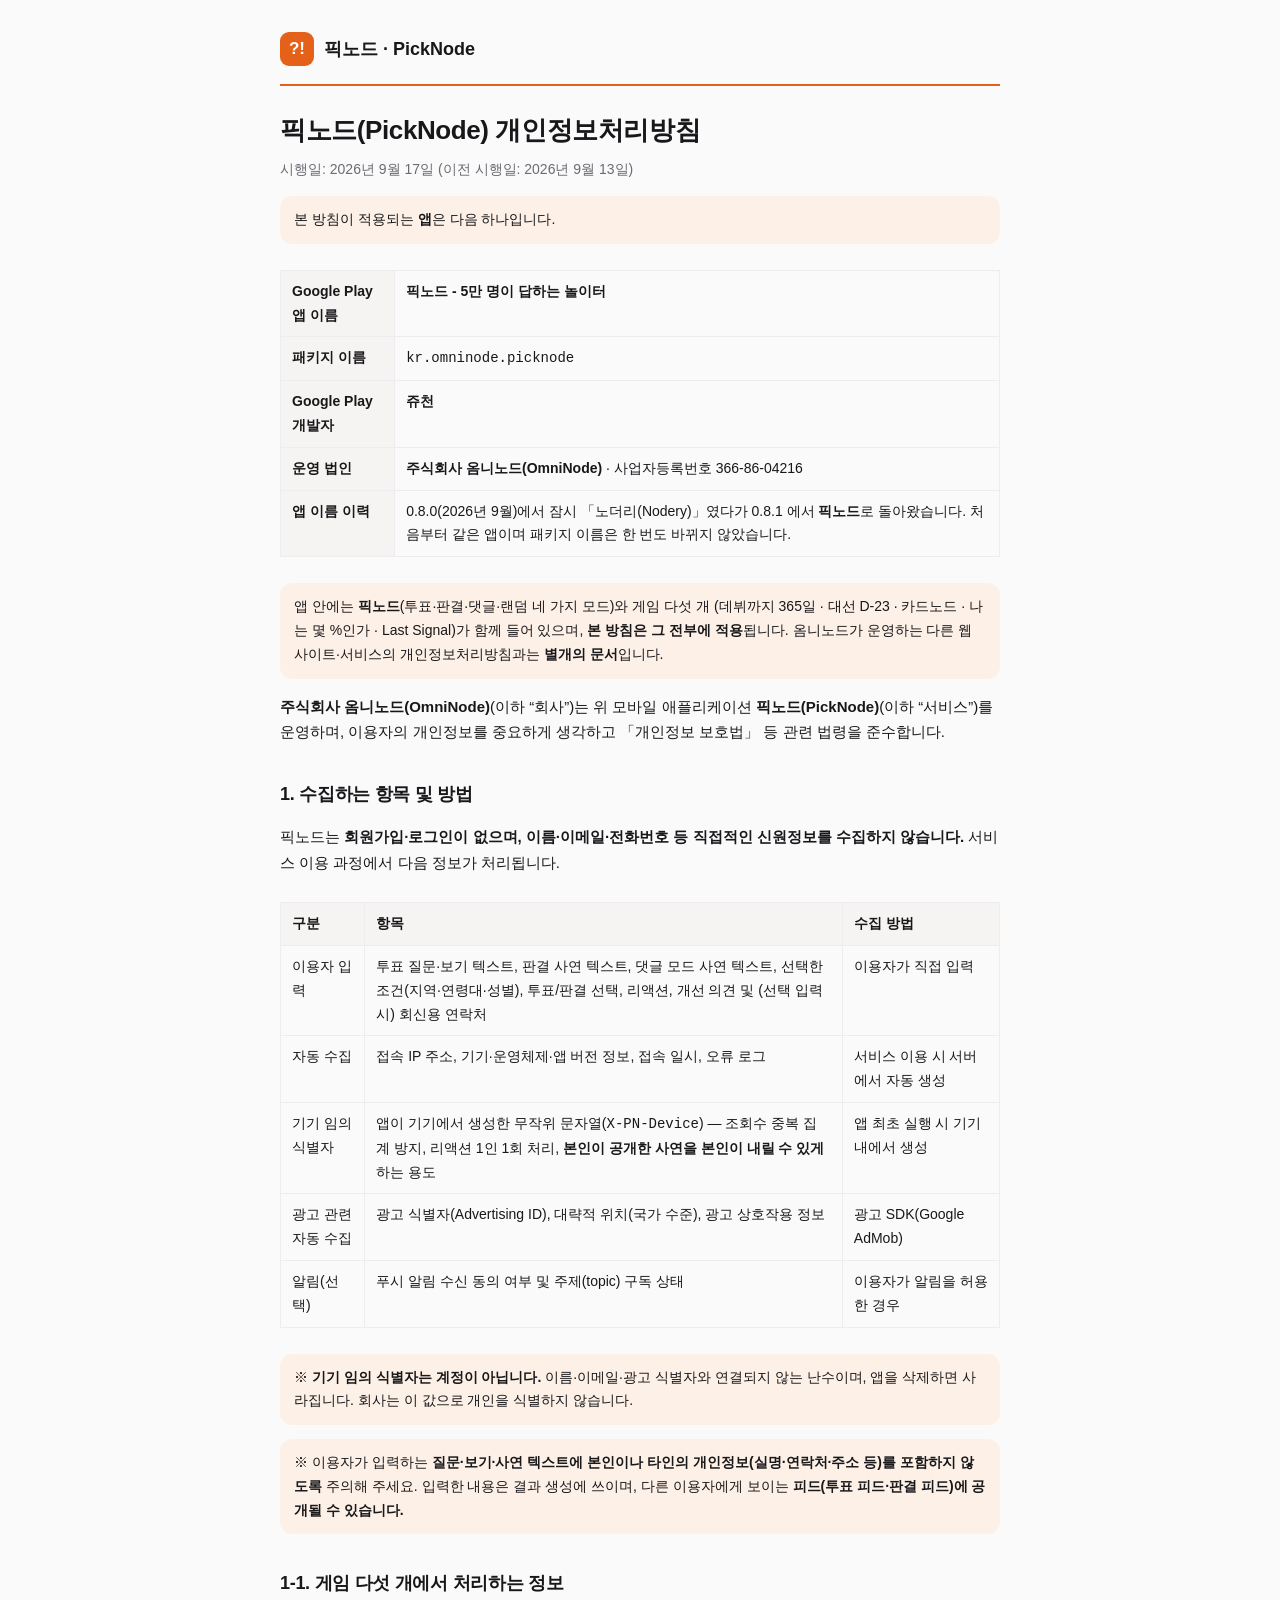
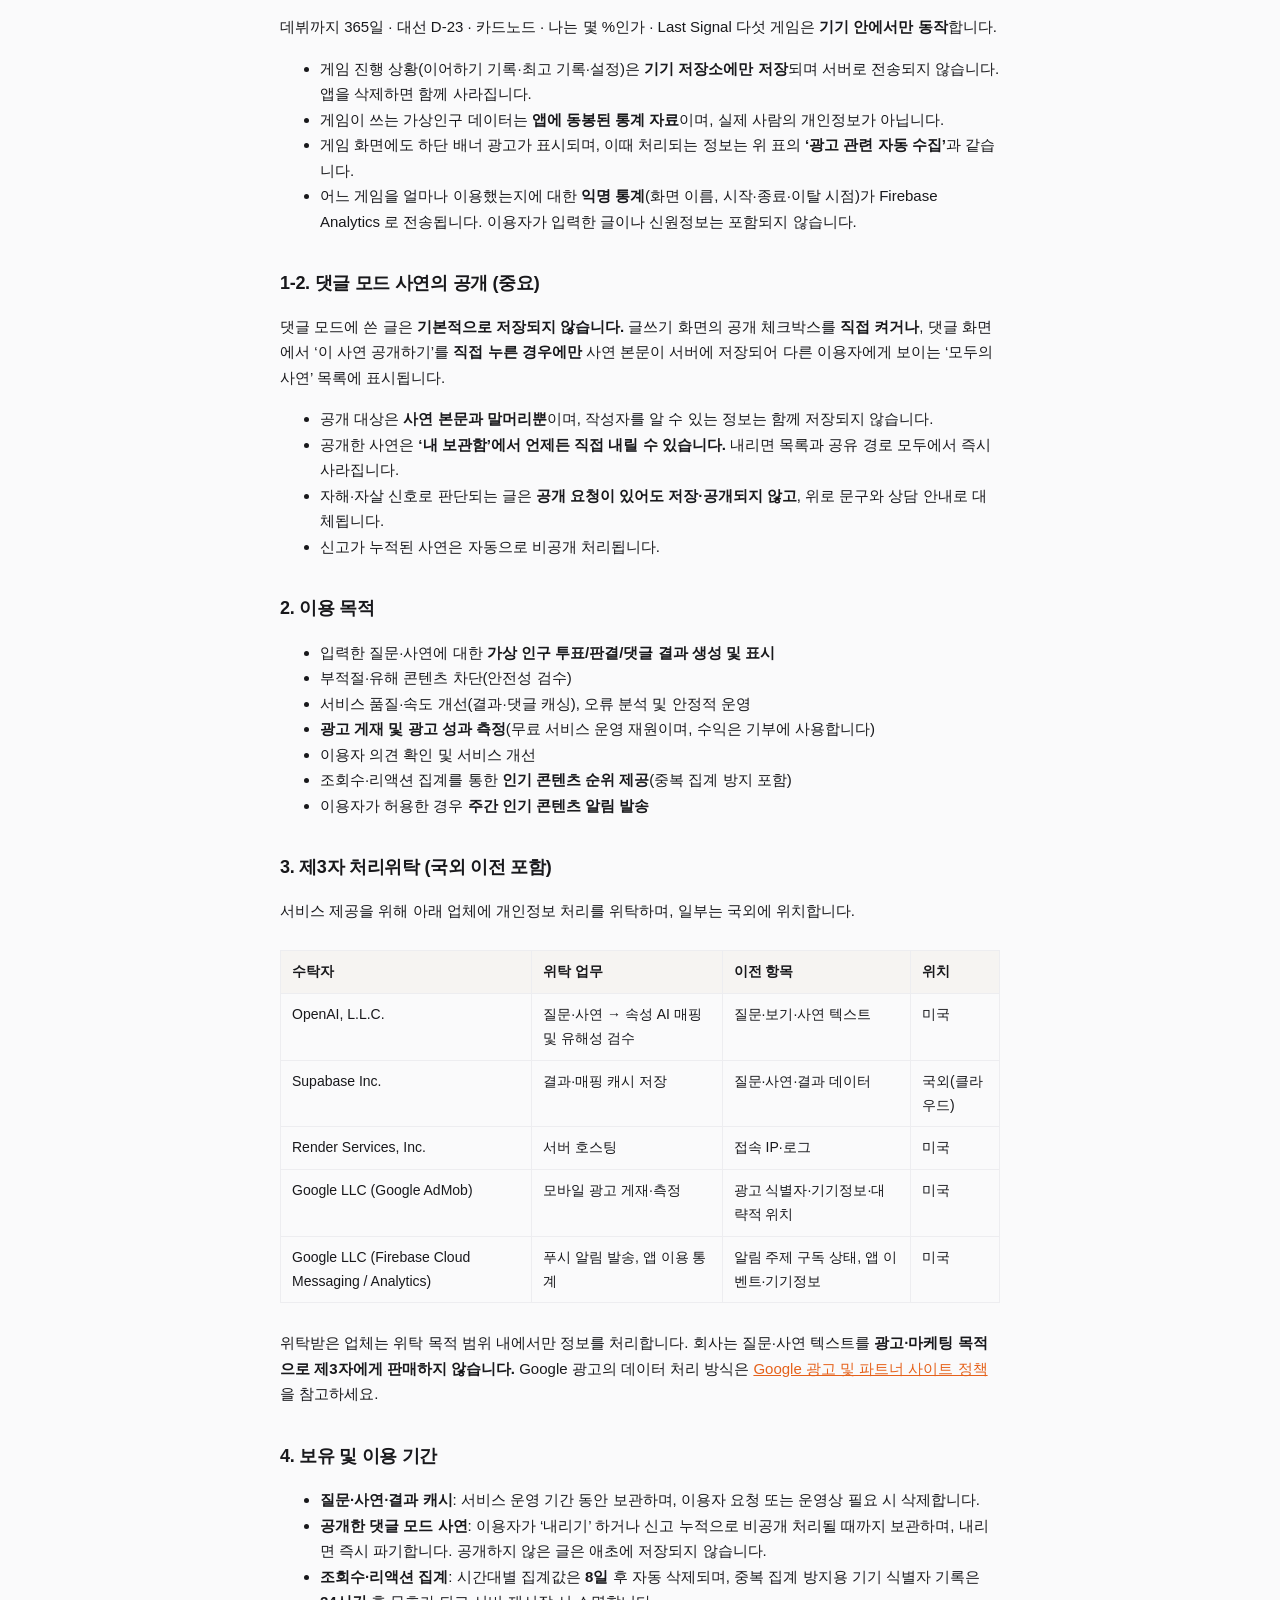
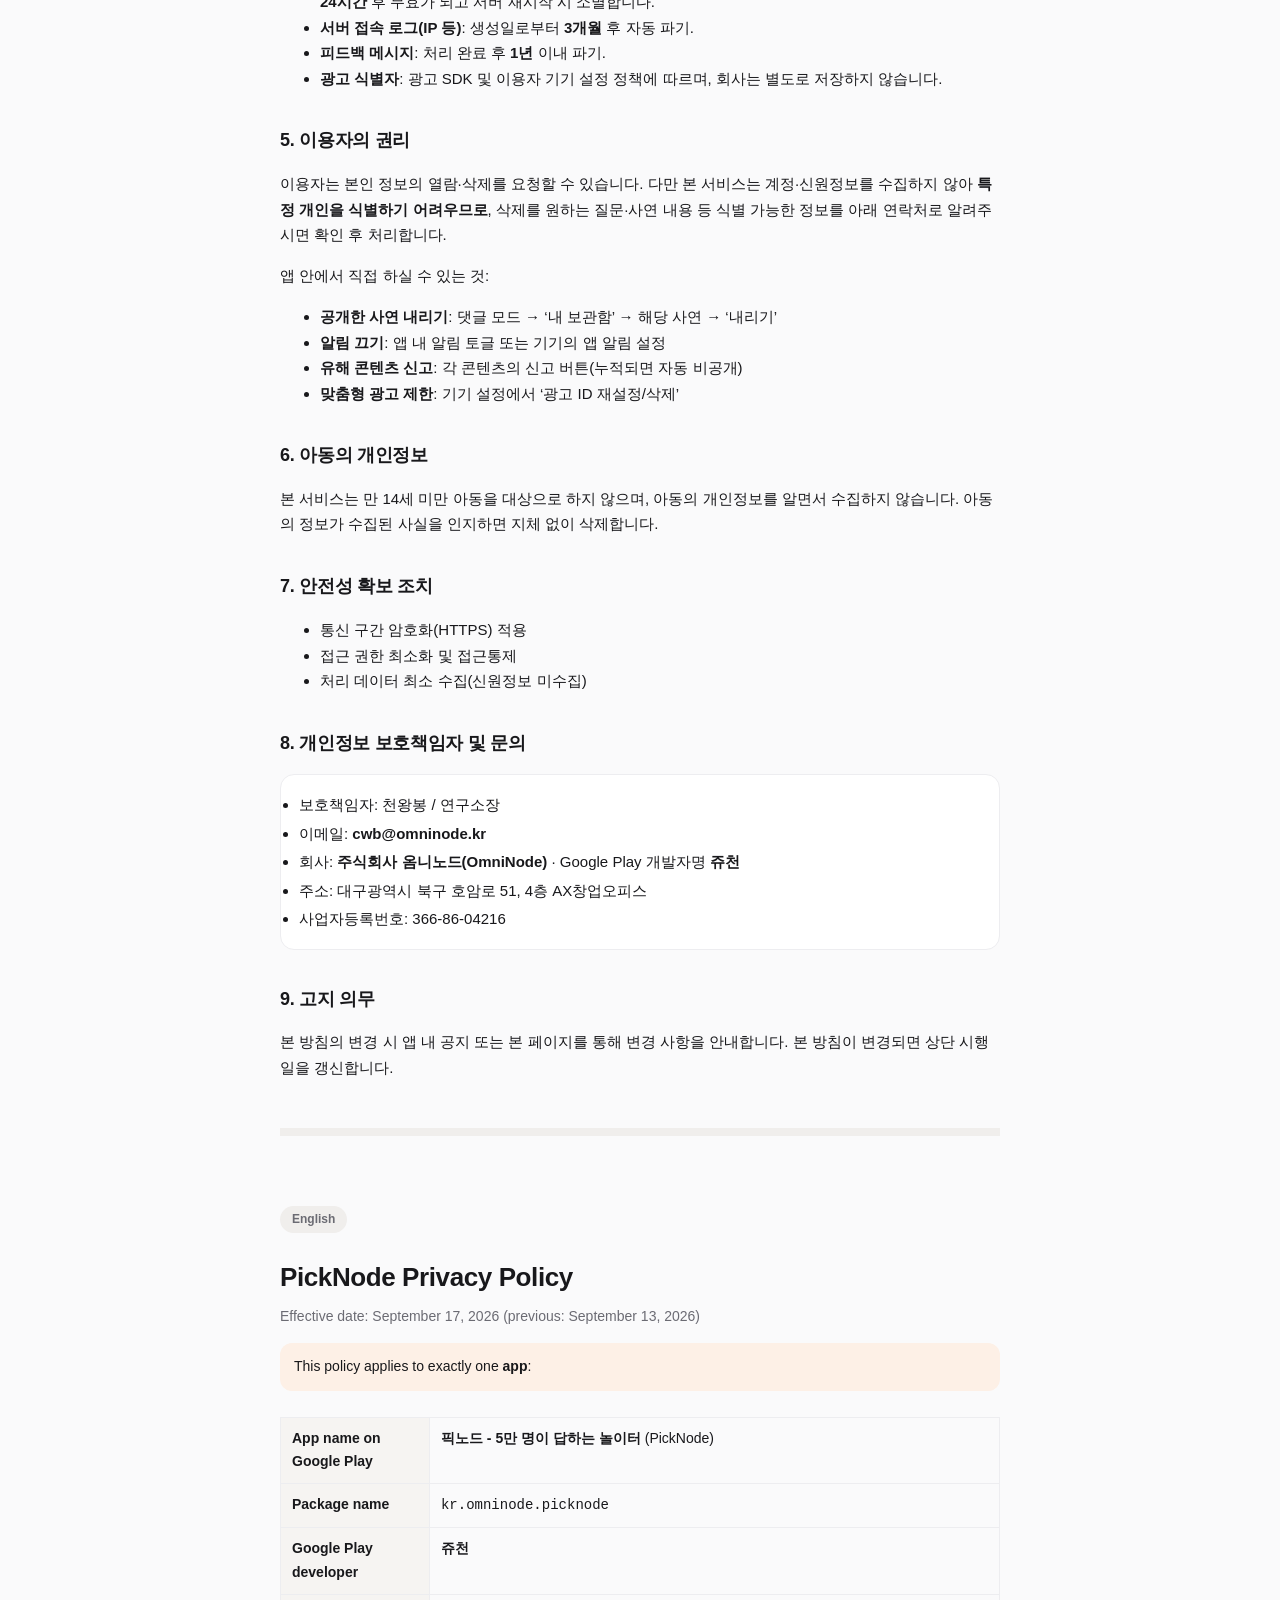
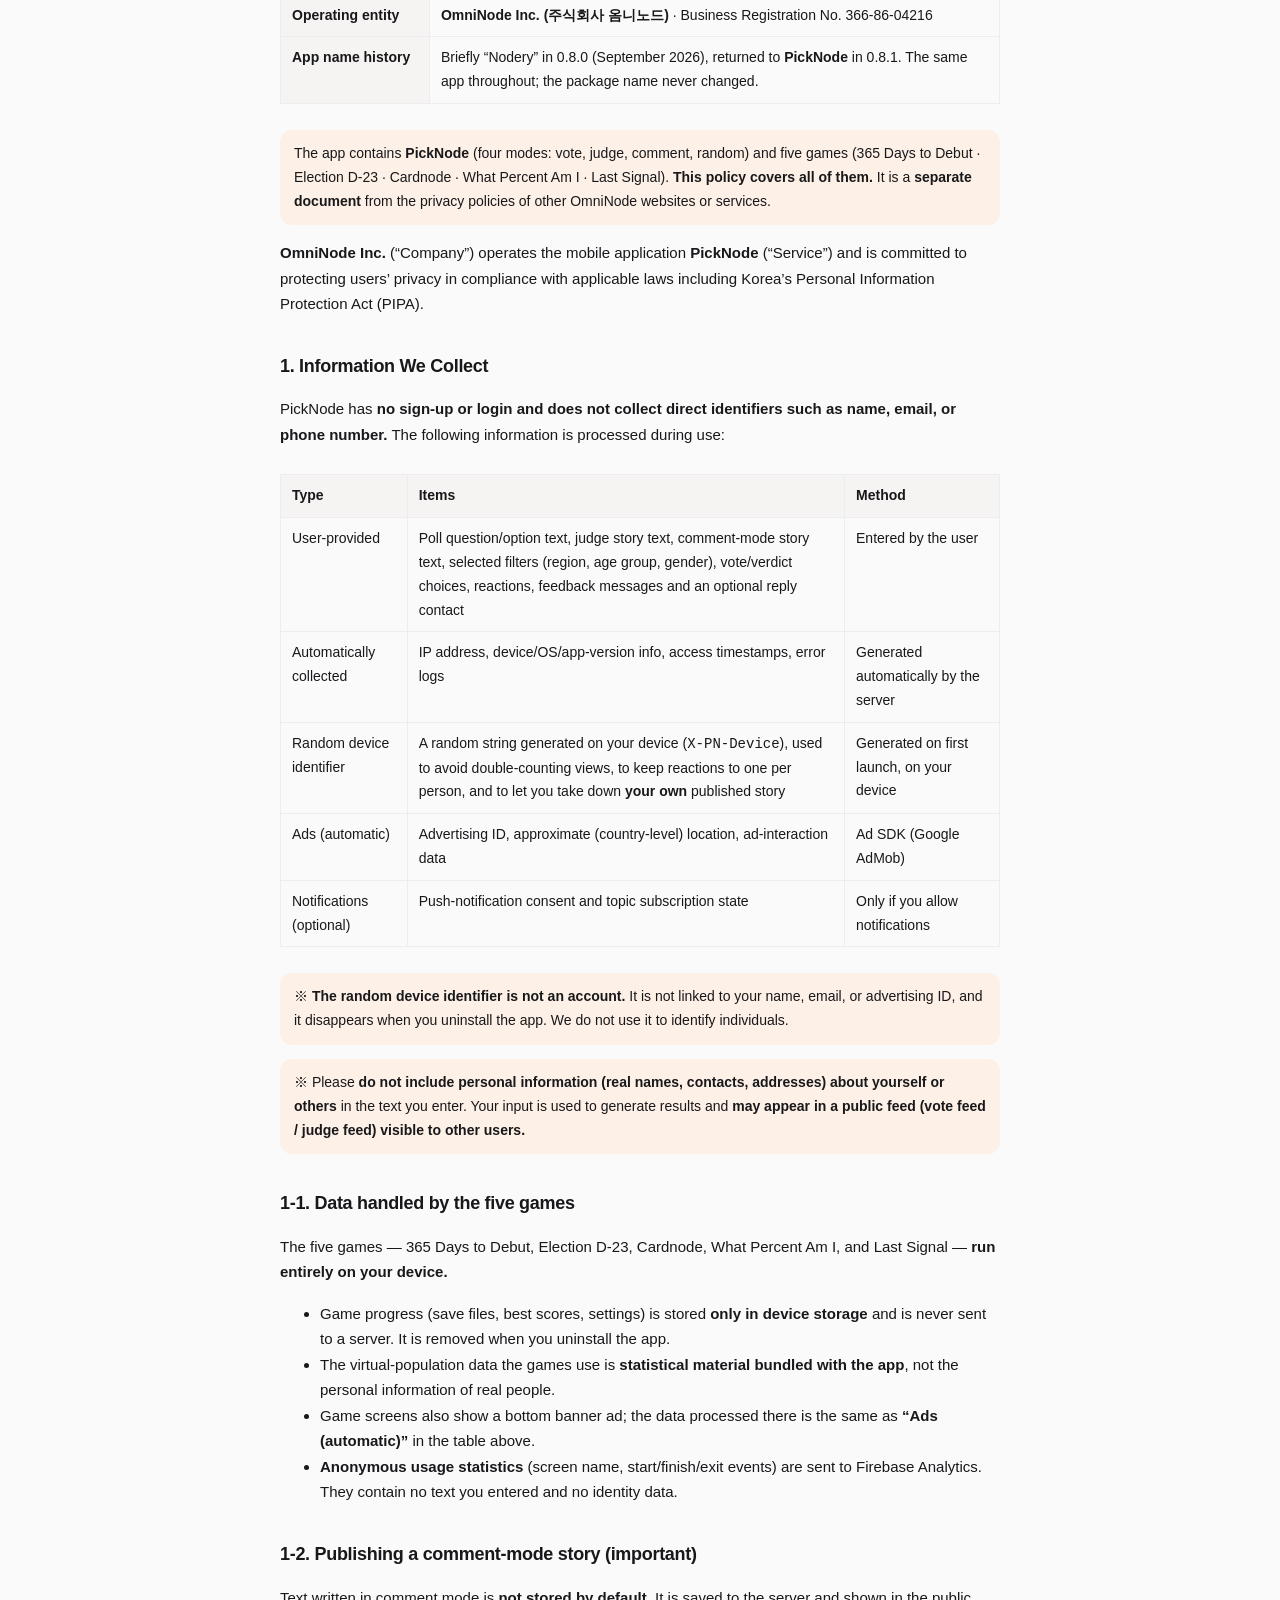
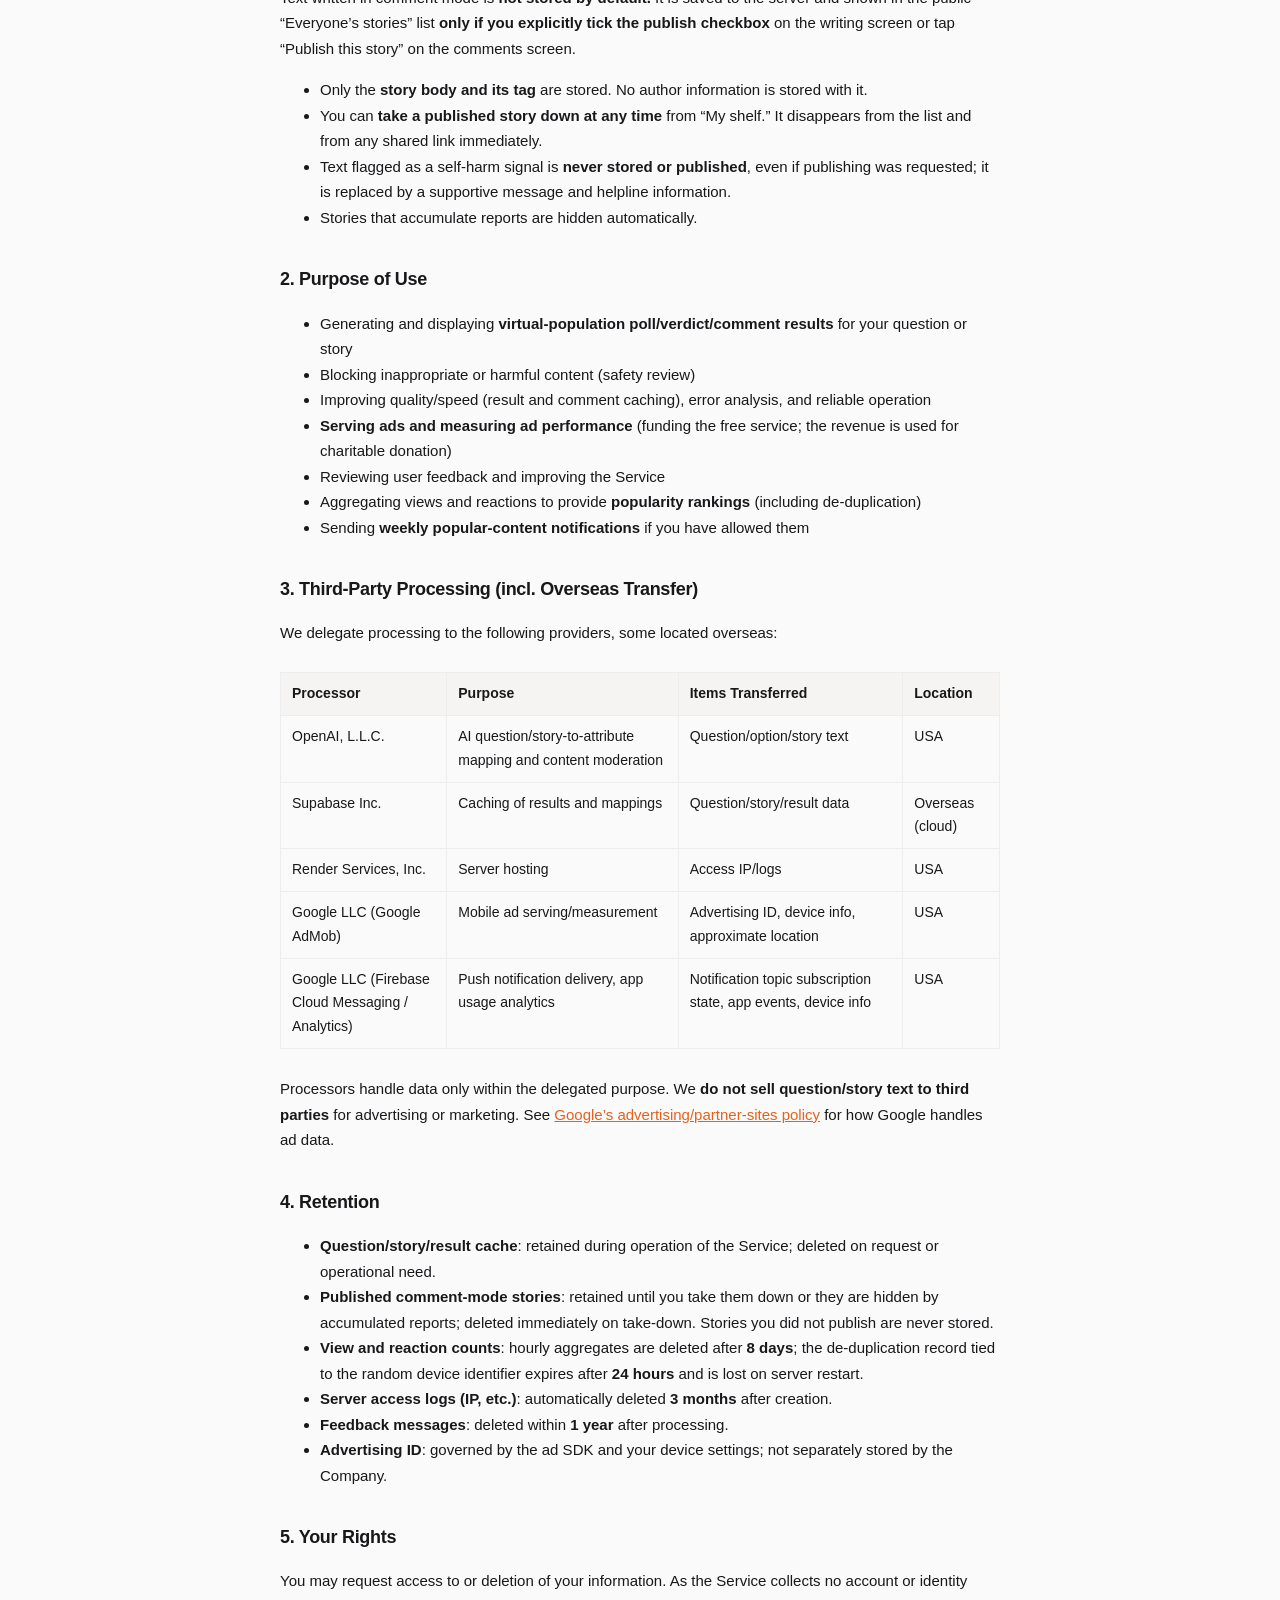
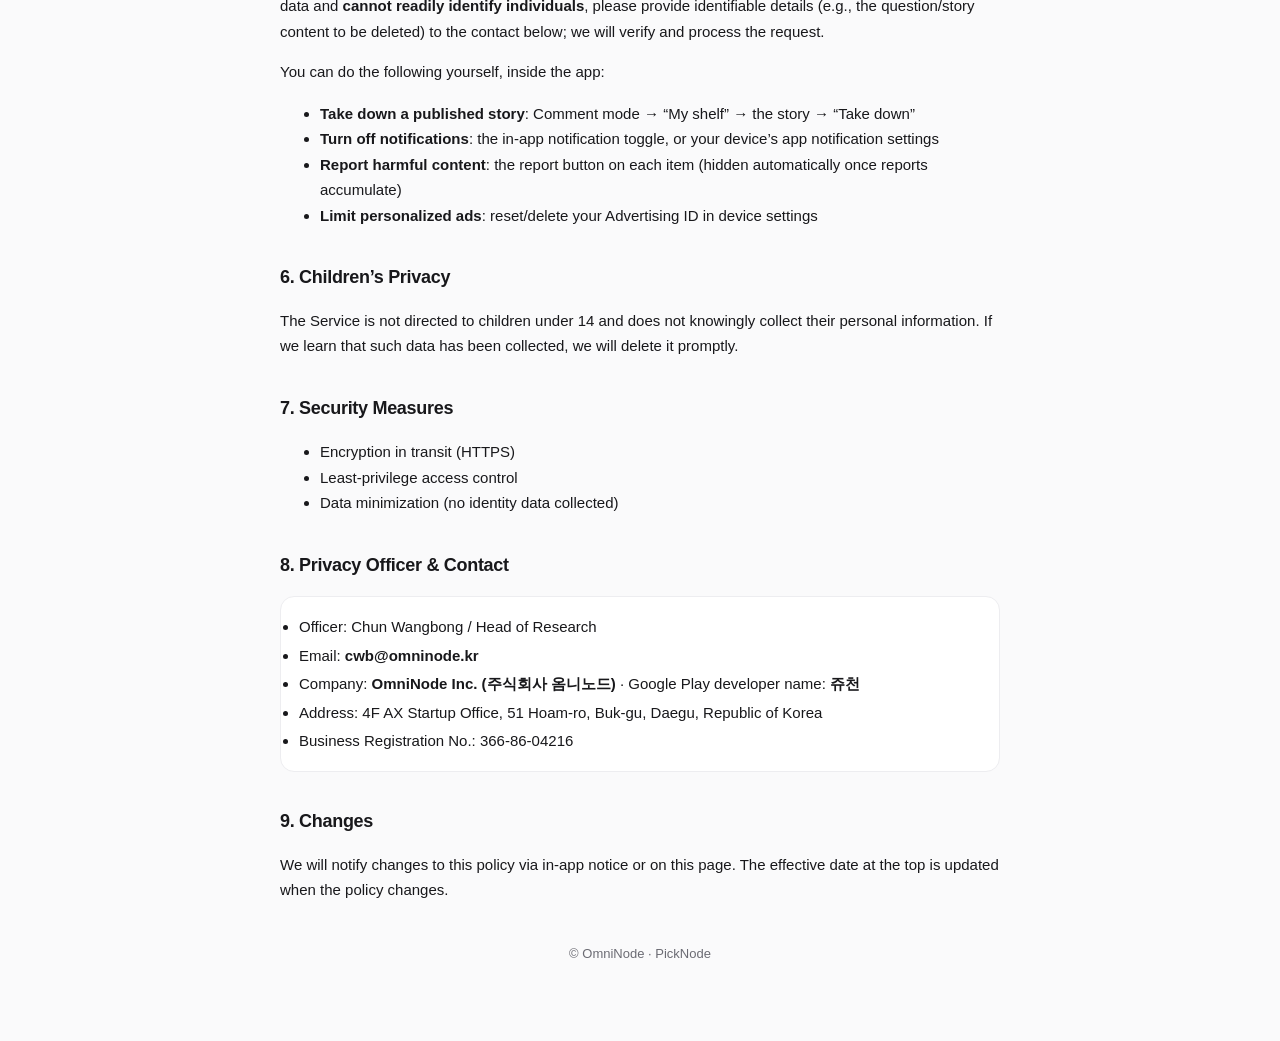
<file: pic_privacy.html>
<!DOCTYPE html>
<!--
  픽노드(PickNode) 앱 전용 개인정보처리방침 — omninode.kr 업로드용 단독 페이지.

  · 업로드 경로: https://omninode.kr/pic_privacy.html
    ⚠️ **URL 을 바꾸지 말 것.** Play Console 앱 콘텐츠에 이 주소가 등록되어 있다.
  · **기존 홈페이지(옴니노드)의 개인정보처리방침과는 별개의 독립 문서다.**
    서로 참조하거나 합치지 말 것 — 이 페이지는 오직 픽노드 앱(플레이스토어 등록용)만 다룬다.
  · ⚠️ **앱 이름·개발자명·패키지명을 스토어 등록정보와 글자 그대로 맞출 것.**
    2026-09-13 에 앱 이름만 「픽노드」→「노더리」로 바꾸고 이 문서를 안 고쳐서
    「잘못된 개인정보처리방침 — 앱 또는 개발자 세부정보가 일치하지 않음」으로 업데이트가 거부됐다.
    스토어 이름을 바꾸면 **이 파일도 같은 커밋에서 바꾼다.**
  · 홈페이지 내비게이션/사이트맵에 링크하지 말 것(URL 로만 접근). robots noindex 로 검색 노출도 차단.
  · 〔 〕 부분(보호책임자·주소·사업자등록번호)만 실제 값으로 채울 것.
  · 내용 변경 시 상단 '시행일'을 갱신할 것. 원본(마크다운): docs/픽노드_개인정보처리방침.md
-->
<html lang="ko">
<head>
  <meta charset="utf-8">
  <meta name="viewport" content="width=device-width, initial-scale=1">
  <meta name="robots" content="noindex, nofollow">
  <title>픽노드 개인정보처리방침 · PickNode Privacy Policy</title>
  <style>
    :root { --orange:#E5611A; --ink:#18181B; --muted:#6b6b73; --line:#ededf0; --bg:#ffffff; }
    * { box-sizing: border-box; }
    body {
      margin: 0; background: #fafafb; color: var(--ink);
      font-family: -apple-system, BlinkMacSystemFont, "Apple SD Gothic Neo",
                   "Malgun Gothic", "Noto Sans KR", Pretendard, sans-serif;
      line-height: 1.7; -webkit-text-size-adjust: 100%;
    }
    .wrap { max-width: 760px; margin: 0 auto; padding: 32px 20px 80px; }
    header { border-bottom: 2px solid var(--orange); padding-bottom: 18px; margin-bottom: 8px; }
    .brand { display: flex; align-items: center; gap: 10px; }
    .logo {
      width: 34px; height: 34px; border-radius: 9px; background: var(--orange);
      color:#fff; font-weight: 800; font-size: 17px; display:flex; align-items:center;
      justify-content:center; flex: none;
    }
    .brand b { font-size: 18px; }
    h1 { font-size: 26px; margin: 22px 0 6px; letter-spacing: -0.4px; }
    .eff { color: var(--muted); font-size: 14px; margin: 0 0 8px; }
    h2 { font-size: 18px; margin: 34px 0 10px; letter-spacing: -0.3px; }
    p, li { font-size: 15px; }
    .muted { color: var(--muted); }
    table { width: 100%; border-collapse: collapse; margin: 12px 0; font-size: 14px; }
    th, td { border: 1px solid var(--line); padding: 9px 11px; text-align: left; vertical-align: top; }
    th { background: #f6f4f2; font-weight: 700; }
    .tablewrap { overflow-x: auto; }
    a { color: var(--orange); }
    .note { background: #fdf0e6; border-radius: 12px; padding: 12px 14px; font-size: 14px; }
    .contact { background:#fff; border:1px solid var(--line); border-radius:14px; padding:14px 18px; }
    .contact li { margin: 3px 0; }
    hr.big { border: none; border-top: 8px solid #f0eeec; margin: 48px 0; }
    footer { margin-top: 40px; color: var(--muted); font-size: 13px; text-align: center; }
    .lang { display:inline-block; background:#f0eeec; color:var(--muted); border-radius:999px;
      padding:3px 12px; font-size:12px; font-weight:700; margin: 22px 0 0; }
  </style>
</head>
<body>
  <div class="wrap">
    <header>
      <div class="brand"><div class="logo">?!</div><b>픽노드 · PickNode</b></div>
    </header>

    <!-- ───────────── 한국어 ───────────── -->
    <h1>픽노드(PickNode) 개인정보처리방침</h1>
    <p class="eff">시행일: 2026년 9월 17일 <span style="font-weight:400;color:var(--muted)">(이전 시행일: 2026년 9월 13일)</span></p>

    <p class="note">본 방침이 적용되는 <strong>앱</strong>은 다음 하나입니다.</p>
    <div class="tablewrap"><table>
      <tr><th>Google Play 앱 이름</th><td><strong>픽노드 - 5만 명이 답하는 놀이터</strong></td></tr>
      <tr><th>패키지 이름</th><td><code>kr.omninode.picknode</code></td></tr>
      <tr><th>Google Play 개발자</th><td><strong>쥬천</strong></td></tr>
      <tr><th>운영 법인</th><td><strong>주식회사 옴니노드(OmniNode)</strong> · 사업자등록번호 366-86-04216</td></tr>
      <tr><th>앱 이름 이력</th><td>0.8.0(2026년 9월)에서 잠시 「노더리(Nodery)」였다가 0.8.1 에서 <strong>픽노드</strong>로 돌아왔습니다. 처음부터 같은 앱이며 패키지 이름은 한 번도 바뀌지 않았습니다.</td></tr>
    </table></div>
    <p class="note">앱 안에는 <strong>픽노드</strong>(투표·판결·댓글·랜덤 네 가지 모드)와 게임 다섯 개
      (데뷔까지 365일 · 대선 D-23 · 카드노드 · 나는 몇 %인가 · Last Signal)가 함께 들어 있으며,
      <strong>본 방침은 그 전부에 적용</strong>됩니다.
      옴니노드가 운영하는 다른 웹사이트·서비스의 개인정보처리방침과는 <strong>별개의 문서</strong>입니다.</p>

    <p><strong>주식회사 옴니노드(OmniNode)</strong>(이하 “회사”)는 위 모바일 애플리케이션
      <strong>픽노드(PickNode)</strong>(이하 “서비스”)를 운영하며, 이용자의 개인정보를 중요하게 생각하고
      「개인정보 보호법」 등 관련 법령을 준수합니다.</p>

    <h2>1. 수집하는 항목 및 방법</h2>
    <p>픽노드는 <strong>회원가입·로그인이 없으며, 이름·이메일·전화번호 등 직접적인 신원정보를 수집하지 않습니다.</strong>
      서비스 이용 과정에서 다음 정보가 처리됩니다.</p>
    <div class="tablewrap"><table>
      <tr><th>구분</th><th>항목</th><th>수집 방법</th></tr>
      <tr><td>이용자 입력</td><td>투표 질문·보기 텍스트, 판결 사연 텍스트, 댓글 모드 사연 텍스트, 선택한 조건(지역·연령대·성별), 투표/판결 선택, 리액션, 개선 의견 및 (선택 입력 시) 회신용 연락처</td><td>이용자가 직접 입력</td></tr>
      <tr><td>자동 수집</td><td>접속 IP 주소, 기기·운영체제·앱 버전 정보, 접속 일시, 오류 로그</td><td>서비스 이용 시 서버에서 자동 생성</td></tr>
      <tr><td>기기 임의 식별자</td><td>앱이 기기에서 생성한 무작위 문자열(<code>X-PN-Device</code>) — 조회수 중복 집계 방지, 리액션 1인 1회 처리, <strong>본인이 공개한 사연을 본인이 내릴 수 있게</strong> 하는 용도</td><td>앱 최초 실행 시 기기 내에서 생성</td></tr>
      <tr><td>광고 관련 자동 수집</td><td>광고 식별자(Advertising ID), 대략적 위치(국가 수준), 광고 상호작용 정보</td><td>광고 SDK(Google AdMob)</td></tr>
      <tr><td>알림(선택)</td><td>푸시 알림 수신 동의 여부 및 주제(topic) 구독 상태</td><td>이용자가 알림을 허용한 경우</td></tr>
    </table></div>
    <p class="note">※ <strong>기기 임의 식별자는 계정이 아닙니다.</strong> 이름·이메일·광고 식별자와 연결되지 않는
      난수이며, 앱을 삭제하면 사라집니다. 회사는 이 값으로 개인을 식별하지 않습니다.</p>
    <p class="note">※ 이용자가 입력하는 <strong>질문·보기·사연 텍스트에 본인이나 타인의 개인정보(실명·연락처·주소 등)를
      포함하지 않도록</strong> 주의해 주세요. 입력한 내용은 결과 생성에 쓰이며, 다른 이용자에게 보이는
      <strong>피드(투표 피드·판결 피드)에 공개될 수 있습니다.</strong></p>

    <h2>1-1. 게임 다섯 개에서 처리하는 정보</h2>
    <p>데뷔까지 365일 · 대선 D-23 · 카드노드 · 나는 몇 %인가 · Last Signal 다섯 게임은
      <strong>기기 안에서만 동작</strong>합니다.</p>
    <ul>
      <li>게임 진행 상황(이어하기 기록·최고 기록·설정)은 <strong>기기 저장소에만 저장</strong>되며 서버로 전송되지 않습니다. 앱을 삭제하면 함께 사라집니다.</li>
      <li>게임이 쓰는 가상인구 데이터는 <strong>앱에 동봉된 통계 자료</strong>이며, 실제 사람의 개인정보가 아닙니다.</li>
      <li>게임 화면에도 하단 배너 광고가 표시되며, 이때 처리되는 정보는 위 표의 <strong>‘광고 관련 자동 수집’</strong>과 같습니다.</li>
      <li>어느 게임을 얼마나 이용했는지에 대한 <strong>익명 통계</strong>(화면 이름, 시작·종료·이탈 시점)가 Firebase Analytics 로 전송됩니다. 이용자가 입력한 글이나 신원정보는 포함되지 않습니다.</li>
    </ul>

    <h2>1-2. 댓글 모드 사연의 공개 (중요)</h2>
    <p>댓글 모드에 쓴 글은 <strong>기본적으로 저장되지 않습니다.</strong> 글쓰기 화면의 공개 체크박스를
      <strong>직접 켜거나</strong>, 댓글 화면에서 ‘이 사연 공개하기’를 <strong>직접 누른 경우에만</strong>
      사연 본문이 서버에 저장되어 다른 이용자에게 보이는 ‘모두의 사연’ 목록에 표시됩니다.</p>
    <ul>
      <li>공개 대상은 <strong>사연 본문과 말머리뿐</strong>이며, 작성자를 알 수 있는 정보는 함께 저장되지 않습니다.</li>
      <li>공개한 사연은 <strong>‘내 보관함’에서 언제든 직접 내릴 수 있습니다.</strong> 내리면 목록과 공유 경로 모두에서 즉시 사라집니다.</li>
      <li>자해·자살 신호로 판단되는 글은 <strong>공개 요청이 있어도 저장·공개되지 않고</strong>, 위로 문구와 상담 안내로 대체됩니다.</li>
      <li>신고가 누적된 사연은 자동으로 비공개 처리됩니다.</li>
    </ul>

    <h2>2. 이용 목적</h2>
    <ul>
      <li>입력한 질문·사연에 대한 <strong>가상 인구 투표/판결/댓글 결과 생성 및 표시</strong></li>
      <li>부적절·유해 콘텐츠 차단(안전성 검수)</li>
      <li>서비스 품질·속도 개선(결과·댓글 캐싱), 오류 분석 및 안정적 운영</li>
      <li><strong>광고 게재 및 광고 성과 측정</strong>(무료 서비스 운영 재원이며, 수익은 기부에 사용합니다)</li>
      <li>이용자 의견 확인 및 서비스 개선</li>
      <li>조회수·리액션 집계를 통한 <strong>인기 콘텐츠 순위 제공</strong>(중복 집계 방지 포함)</li>
      <li>이용자가 허용한 경우 <strong>주간 인기 콘텐츠 알림 발송</strong></li>
    </ul>

    <h2>3. 제3자 처리위탁 (국외 이전 포함)</h2>
    <p>서비스 제공을 위해 아래 업체에 개인정보 처리를 위탁하며, 일부는 국외에 위치합니다.</p>
    <div class="tablewrap"><table>
      <tr><th>수탁자</th><th>위탁 업무</th><th>이전 항목</th><th>위치</th></tr>
      <tr><td>OpenAI, L.L.C.</td><td>질문·사연 → 속성 AI 매핑 및 유해성 검수</td><td>질문·보기·사연 텍스트</td><td>미국</td></tr>
      <tr><td>Supabase Inc.</td><td>결과·매핑 캐시 저장</td><td>질문·사연·결과 데이터</td><td>국외(클라우드)</td></tr>
      <tr><td>Render Services, Inc.</td><td>서버 호스팅</td><td>접속 IP·로그</td><td>미국</td></tr>
      <tr><td>Google LLC (Google AdMob)</td><td>모바일 광고 게재·측정</td><td>광고 식별자·기기정보·대략적 위치</td><td>미국</td></tr>
      <tr><td>Google LLC (Firebase Cloud Messaging / Analytics)</td><td>푸시 알림 발송, 앱 이용 통계</td><td>알림 주제 구독 상태, 앱 이벤트·기기정보</td><td>미국</td></tr>
    </table></div>
    <p>위탁받은 업체는 위탁 목적 범위 내에서만 정보를 처리합니다. 회사는 질문·사연 텍스트를
      <strong>광고·마케팅 목적으로 제3자에게 판매하지 않습니다.</strong> Google 광고의 데이터 처리 방식은
      <a href="https://policies.google.com/technologies/partner-sites" target="_blank" rel="noopener">Google 광고 및 파트너 사이트 정책</a>을 참고하세요.</p>

    <h2>4. 보유 및 이용 기간</h2>
    <ul>
      <li><strong>질문·사연·결과 캐시</strong>: 서비스 운영 기간 동안 보관하며, 이용자 요청 또는 운영상 필요 시 삭제합니다.</li>
      <li><strong>공개한 댓글 모드 사연</strong>: 이용자가 ‘내리기’ 하거나 신고 누적으로 비공개 처리될 때까지 보관하며, 내리면 즉시 파기합니다. 공개하지 않은 글은 애초에 저장되지 않습니다.</li>
      <li><strong>조회수·리액션 집계</strong>: 시간대별 집계값은 <strong>8일</strong> 후 자동 삭제되며, 중복 집계 방지용 기기 식별자 기록은 <strong>24시간</strong> 후 무효가 되고 서버 재시작 시 소멸합니다.</li>
      <li><strong>서버 접속 로그(IP 등)</strong>: 생성일로부터 <strong>3개월</strong> 후 자동 파기.</li>
      <li><strong>피드백 메시지</strong>: 처리 완료 후 <strong>1년</strong> 이내 파기.</li>
      <li><strong>광고 식별자</strong>: 광고 SDK 및 이용자 기기 설정 정책에 따르며, 회사는 별도로 저장하지 않습니다.</li>
    </ul>

    <h2>5. 이용자의 권리</h2>
    <p>이용자는 본인 정보의 열람·삭제를 요청할 수 있습니다. 다만 본 서비스는 계정·신원정보를 수집하지 않아
      <strong>특정 개인을 식별하기 어려우므로</strong>, 삭제를 원하는 질문·사연 내용 등 식별 가능한 정보를 아래
      연락처로 알려주시면 확인 후 처리합니다.</p>
    <p>앱 안에서 직접 하실 수 있는 것:</p>
    <ul>
      <li><strong>공개한 사연 내리기</strong>: 댓글 모드 → ‘내 보관함’ → 해당 사연 → ‘내리기’</li>
      <li><strong>알림 끄기</strong>: 앱 내 알림 토글 또는 기기의 앱 알림 설정</li>
      <li><strong>유해 콘텐츠 신고</strong>: 각 콘텐츠의 신고 버튼(누적되면 자동 비공개)</li>
      <li><strong>맞춤형 광고 제한</strong>: 기기 설정에서 ‘광고 ID 재설정/삭제’</li>
    </ul>

    <h2>6. 아동의 개인정보</h2>
    <p>본 서비스는 만 14세 미만 아동을 대상으로 하지 않으며, 아동의 개인정보를 알면서 수집하지 않습니다.
      아동의 정보가 수집된 사실을 인지하면 지체 없이 삭제합니다.</p>

    <h2>7. 안전성 확보 조치</h2>
    <ul>
      <li>통신 구간 암호화(HTTPS) 적용</li>
      <li>접근 권한 최소화 및 접근통제</li>
      <li>처리 데이터 최소 수집(신원정보 미수집)</li>
    </ul>

    <h2>8. 개인정보 보호책임자 및 문의</h2>
    <ul class="contact">
      <li>보호책임자: 천왕봉 / 연구소장</li>
      <li>이메일: <strong>cwb@omninode.kr</strong></li>
      <li>회사: <strong>주식회사 옴니노드(OmniNode)</strong> · Google Play 개발자명 <strong>쥬천</strong></li>
      <li>주소: 대구광역시 북구 호암로 51, 4층 AX창업오피스</li>
      <li>사업자등록번호: 366-86-04216</li>
    </ul>

    <h2>9. 고지 의무</h2>
    <p>본 방침의 변경 시 앱 내 공지 또는 본 페이지를 통해 변경 사항을 안내합니다. 본 방침이 변경되면 상단 시행일을 갱신합니다.</p>

    <hr class="big">
    <span class="lang">English</span>

    <!-- ───────────── English ───────────── -->
    <h1>PickNode Privacy Policy</h1>
    <p class="eff">Effective date: September 17, 2026 <span style="font-weight:400;color:var(--muted)">(previous: September 13, 2026)</span></p>

    <p class="note">This policy applies to exactly one <strong>app</strong>:</p>
    <div class="tablewrap"><table>
      <tr><th>App name on Google Play</th><td><strong>픽노드 - 5만 명이 답하는 놀이터</strong> (PickNode)</td></tr>
      <tr><th>Package name</th><td><code>kr.omninode.picknode</code></td></tr>
      <tr><th>Google Play developer</th><td><strong>쥬천</strong></td></tr>
      <tr><th>Operating entity</th><td><strong>OmniNode Inc. (주식회사 옴니노드)</strong> · Business Registration No. 366-86-04216</td></tr>
      <tr><th>App name history</th><td>Briefly “Nodery” in 0.8.0 (September 2026), returned to <strong>PickNode</strong> in 0.8.1. The same app throughout; the package name never changed.</td></tr>
    </table></div>
    <p class="note">The app contains <strong>PickNode</strong> (four modes: vote, judge, comment, random) and five games
      (365 Days to Debut · Election D-23 · Cardnode · What Percent Am I · Last Signal).
      <strong>This policy covers all of them.</strong> It is a <strong>separate document</strong> from the privacy
      policies of other OmniNode websites or services.</p>

    <p><strong>OmniNode Inc.</strong> (“Company”) operates the mobile application <strong>PickNode</strong> (“Service”) and is
      committed to protecting users’ privacy in compliance with applicable laws including Korea’s Personal Information
      Protection Act (PIPA).</p>

    <h2>1. Information We Collect</h2>
    <p>PickNode has <strong>no sign-up or login and does not collect direct identifiers such as name, email, or phone number.</strong>
      The following information is processed during use:</p>
    <div class="tablewrap"><table>
      <tr><th>Type</th><th>Items</th><th>Method</th></tr>
      <tr><td>User-provided</td><td>Poll question/option text, judge story text, comment-mode story text, selected filters (region, age group, gender), vote/verdict choices, reactions, feedback messages and an optional reply contact</td><td>Entered by the user</td></tr>
      <tr><td>Automatically collected</td><td>IP address, device/OS/app-version info, access timestamps, error logs</td><td>Generated automatically by the server</td></tr>
      <tr><td>Random device identifier</td><td>A random string generated on your device (<code>X-PN-Device</code>), used to avoid double-counting views, to keep reactions to one per person, and to let you take down <strong>your own</strong> published story</td><td>Generated on first launch, on your device</td></tr>
      <tr><td>Ads (automatic)</td><td>Advertising ID, approximate (country-level) location, ad-interaction data</td><td>Ad SDK (Google AdMob)</td></tr>
      <tr><td>Notifications (optional)</td><td>Push-notification consent and topic subscription state</td><td>Only if you allow notifications</td></tr>
    </table></div>
    <p class="note">※ <strong>The random device identifier is not an account.</strong> It is not linked to your name,
      email, or advertising ID, and it disappears when you uninstall the app. We do not use it to identify individuals.</p>
    <p class="note">※ Please <strong>do not include personal information (real names, contacts, addresses) about yourself or others</strong>
      in the text you enter. Your input is used to generate results and <strong>may appear in a public feed (vote feed / judge feed) visible to other users.</strong></p>

    <h2>1-1. Data handled by the five games</h2>
    <p>The five games — 365 Days to Debut, Election D-23, Cardnode, What Percent Am I, and Last Signal —
      <strong>run entirely on your device.</strong></p>
    <ul>
      <li>Game progress (save files, best scores, settings) is stored <strong>only in device storage</strong> and is never sent to a server. It is removed when you uninstall the app.</li>
      <li>The virtual-population data the games use is <strong>statistical material bundled with the app</strong>, not the personal information of real people.</li>
      <li>Game screens also show a bottom banner ad; the data processed there is the same as <strong>“Ads (automatic)”</strong> in the table above.</li>
      <li><strong>Anonymous usage statistics</strong> (screen name, start/finish/exit events) are sent to Firebase Analytics. They contain no text you entered and no identity data.</li>
    </ul>

    <h2>1-2. Publishing a comment-mode story (important)</h2>
    <p>Text written in comment mode is <strong>not stored by default.</strong> It is saved to the server and shown in the
      public “Everyone’s stories” list <strong>only if you explicitly tick the publish checkbox</strong> on the writing
      screen or tap “Publish this story” on the comments screen.</p>
    <ul>
      <li>Only the <strong>story body and its tag</strong> are stored. No author information is stored with it.</li>
      <li>You can <strong>take a published story down at any time</strong> from “My shelf.” It disappears from the list and from any shared link immediately.</li>
      <li>Text flagged as a self-harm signal is <strong>never stored or published</strong>, even if publishing was requested; it is replaced by a supportive message and helpline information.</li>
      <li>Stories that accumulate reports are hidden automatically.</li>
    </ul>

    <h2>2. Purpose of Use</h2>
    <ul>
      <li>Generating and displaying <strong>virtual-population poll/verdict/comment results</strong> for your question or story</li>
      <li>Blocking inappropriate or harmful content (safety review)</li>
      <li>Improving quality/speed (result and comment caching), error analysis, and reliable operation</li>
      <li><strong>Serving ads and measuring ad performance</strong> (funding the free service; the revenue is used for charitable donation)</li>
      <li>Reviewing user feedback and improving the Service</li>
      <li>Aggregating views and reactions to provide <strong>popularity rankings</strong> (including de-duplication)</li>
      <li>Sending <strong>weekly popular-content notifications</strong> if you have allowed them</li>
    </ul>

    <h2>3. Third-Party Processing (incl. Overseas Transfer)</h2>
    <p>We delegate processing to the following providers, some located overseas:</p>
    <div class="tablewrap"><table>
      <tr><th>Processor</th><th>Purpose</th><th>Items Transferred</th><th>Location</th></tr>
      <tr><td>OpenAI, L.L.C.</td><td>AI question/story-to-attribute mapping and content moderation</td><td>Question/option/story text</td><td>USA</td></tr>
      <tr><td>Supabase Inc.</td><td>Caching of results and mappings</td><td>Question/story/result data</td><td>Overseas (cloud)</td></tr>
      <tr><td>Render Services, Inc.</td><td>Server hosting</td><td>Access IP/logs</td><td>USA</td></tr>
      <tr><td>Google LLC (Google AdMob)</td><td>Mobile ad serving/measurement</td><td>Advertising ID, device info, approximate location</td><td>USA</td></tr>
      <tr><td>Google LLC (Firebase Cloud Messaging / Analytics)</td><td>Push notification delivery, app usage analytics</td><td>Notification topic subscription state, app events, device info</td><td>USA</td></tr>
    </table></div>
    <p>Processors handle data only within the delegated purpose. We <strong>do not sell question/story text to third parties</strong>
      for advertising or marketing. See <a href="https://policies.google.com/technologies/partner-sites" target="_blank" rel="noopener">Google’s advertising/partner-sites policy</a> for how Google handles ad data.</p>

    <h2>4. Retention</h2>
    <ul>
      <li><strong>Question/story/result cache</strong>: retained during operation of the Service; deleted on request or operational need.</li>
      <li><strong>Published comment-mode stories</strong>: retained until you take them down or they are hidden by accumulated reports; deleted immediately on take-down. Stories you did not publish are never stored.</li>
      <li><strong>View and reaction counts</strong>: hourly aggregates are deleted after <strong>8 days</strong>; the de-duplication record tied to the random device identifier expires after <strong>24 hours</strong> and is lost on server restart.</li>
      <li><strong>Server access logs (IP, etc.)</strong>: automatically deleted <strong>3 months</strong> after creation.</li>
      <li><strong>Feedback messages</strong>: deleted within <strong>1 year</strong> after processing.</li>
      <li><strong>Advertising ID</strong>: governed by the ad SDK and your device settings; not separately stored by the Company.</li>
    </ul>

    <h2>5. Your Rights</h2>
    <p>You may request access to or deletion of your information. As the Service collects no account or identity data and
      <strong>cannot readily identify individuals</strong>, please provide identifiable details (e.g., the question/story content to be deleted)
      to the contact below; we will verify and process the request.</p>
    <p>You can do the following yourself, inside the app:</p>
    <ul>
      <li><strong>Take down a published story</strong>: Comment mode → “My shelf” → the story → “Take down”</li>
      <li><strong>Turn off notifications</strong>: the in-app notification toggle, or your device’s app notification settings</li>
      <li><strong>Report harmful content</strong>: the report button on each item (hidden automatically once reports accumulate)</li>
      <li><strong>Limit personalized ads</strong>: reset/delete your Advertising ID in device settings</li>
    </ul>

    <h2>6. Children’s Privacy</h2>
    <p>The Service is not directed to children under 14 and does not knowingly collect their personal information.
      If we learn that such data has been collected, we will delete it promptly.</p>

    <h2>7. Security Measures</h2>
    <ul>
      <li>Encryption in transit (HTTPS)</li>
      <li>Least-privilege access control</li>
      <li>Data minimization (no identity data collected)</li>
    </ul>

    <h2>8. Privacy Officer &amp; Contact</h2>
    <ul class="contact">
      <li>Officer: Chun Wangbong / Head of Research</li>
      <li>Email: <strong>cwb@omninode.kr</strong></li>
      <li>Company: <strong>OmniNode Inc. (주식회사 옴니노드)</strong> · Google Play developer name: <strong>쥬천</strong></li>
      <li>Address: 4F AX Startup Office, 51 Hoam-ro, Buk-gu, Daegu, Republic of Korea</li>
      <li>Business Registration No.: 366-86-04216</li>
    </ul>

    <h2>9. Changes</h2>
    <p>We will notify changes to this policy via in-app notice or on this page. The effective date at the top is updated when the policy changes.</p>

    <footer>© OmniNode · PickNode</footer>
  </div>
</body>
</html>
</file>
